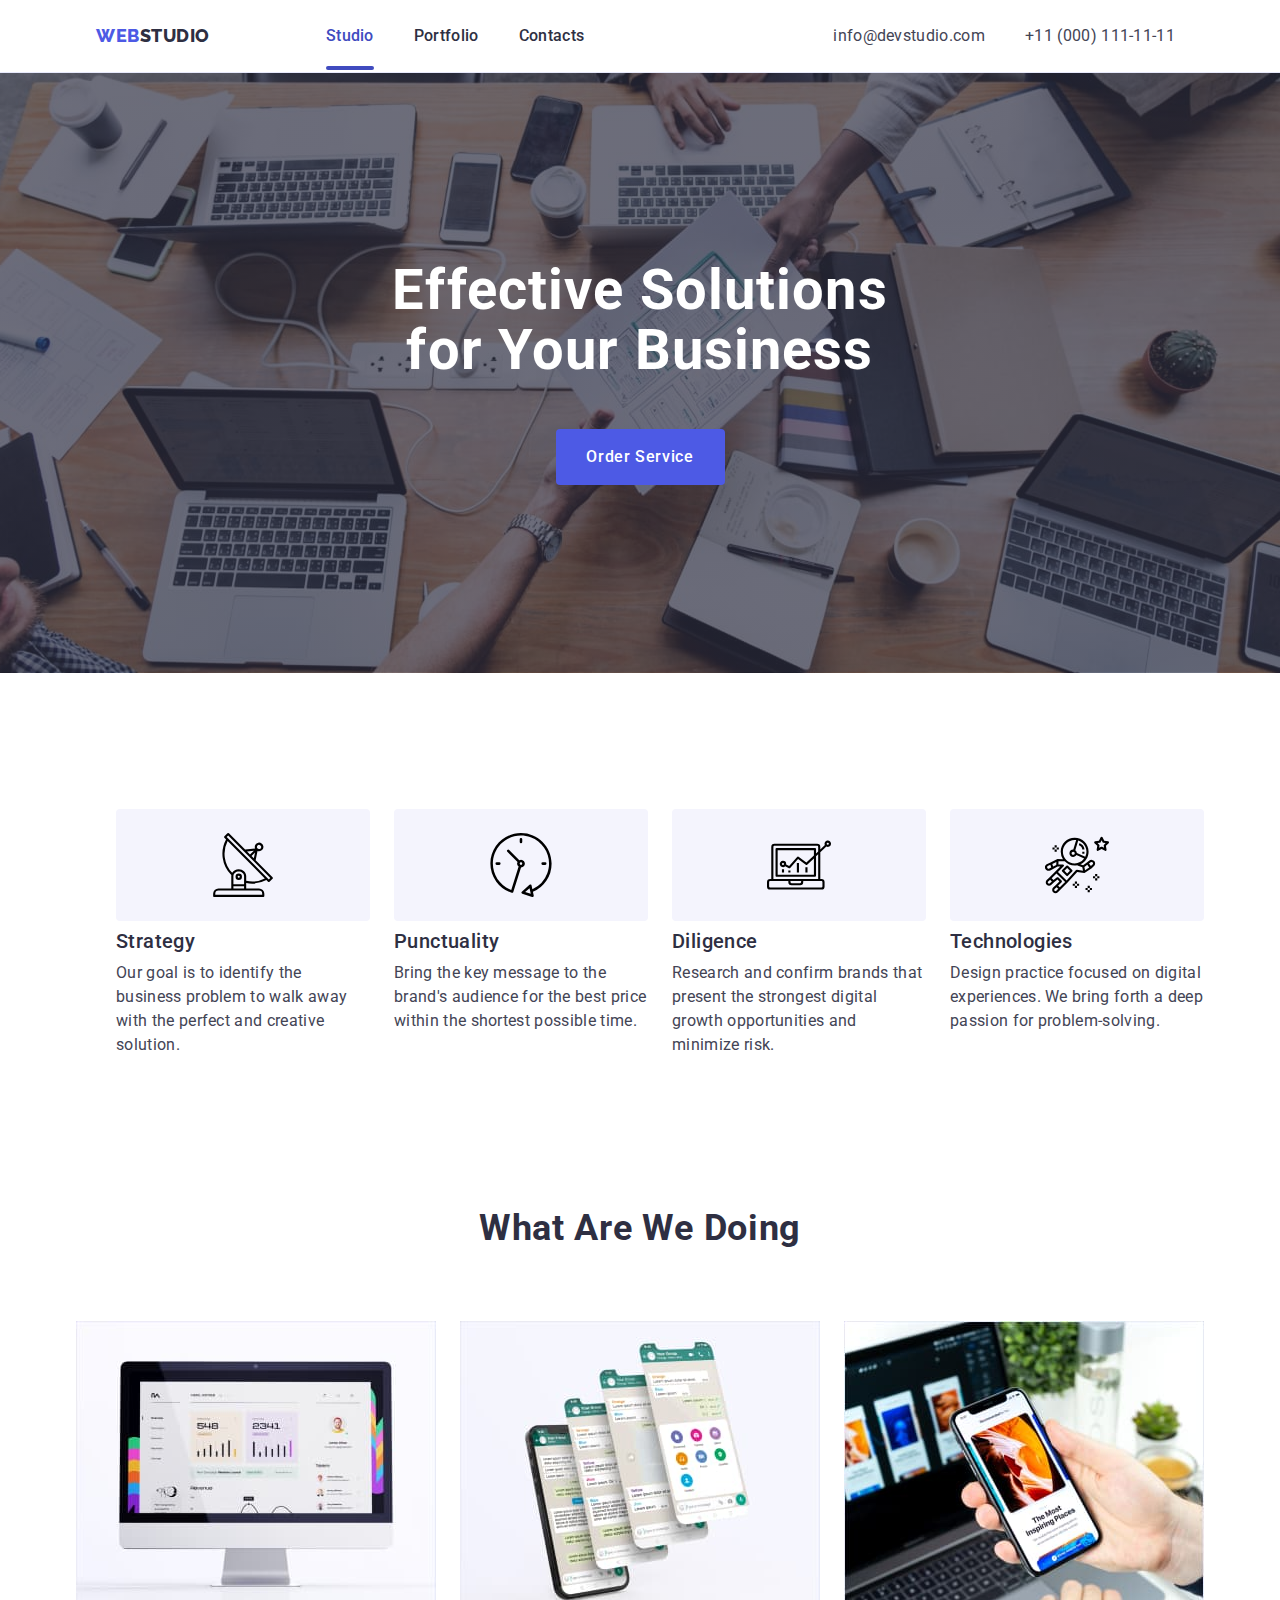
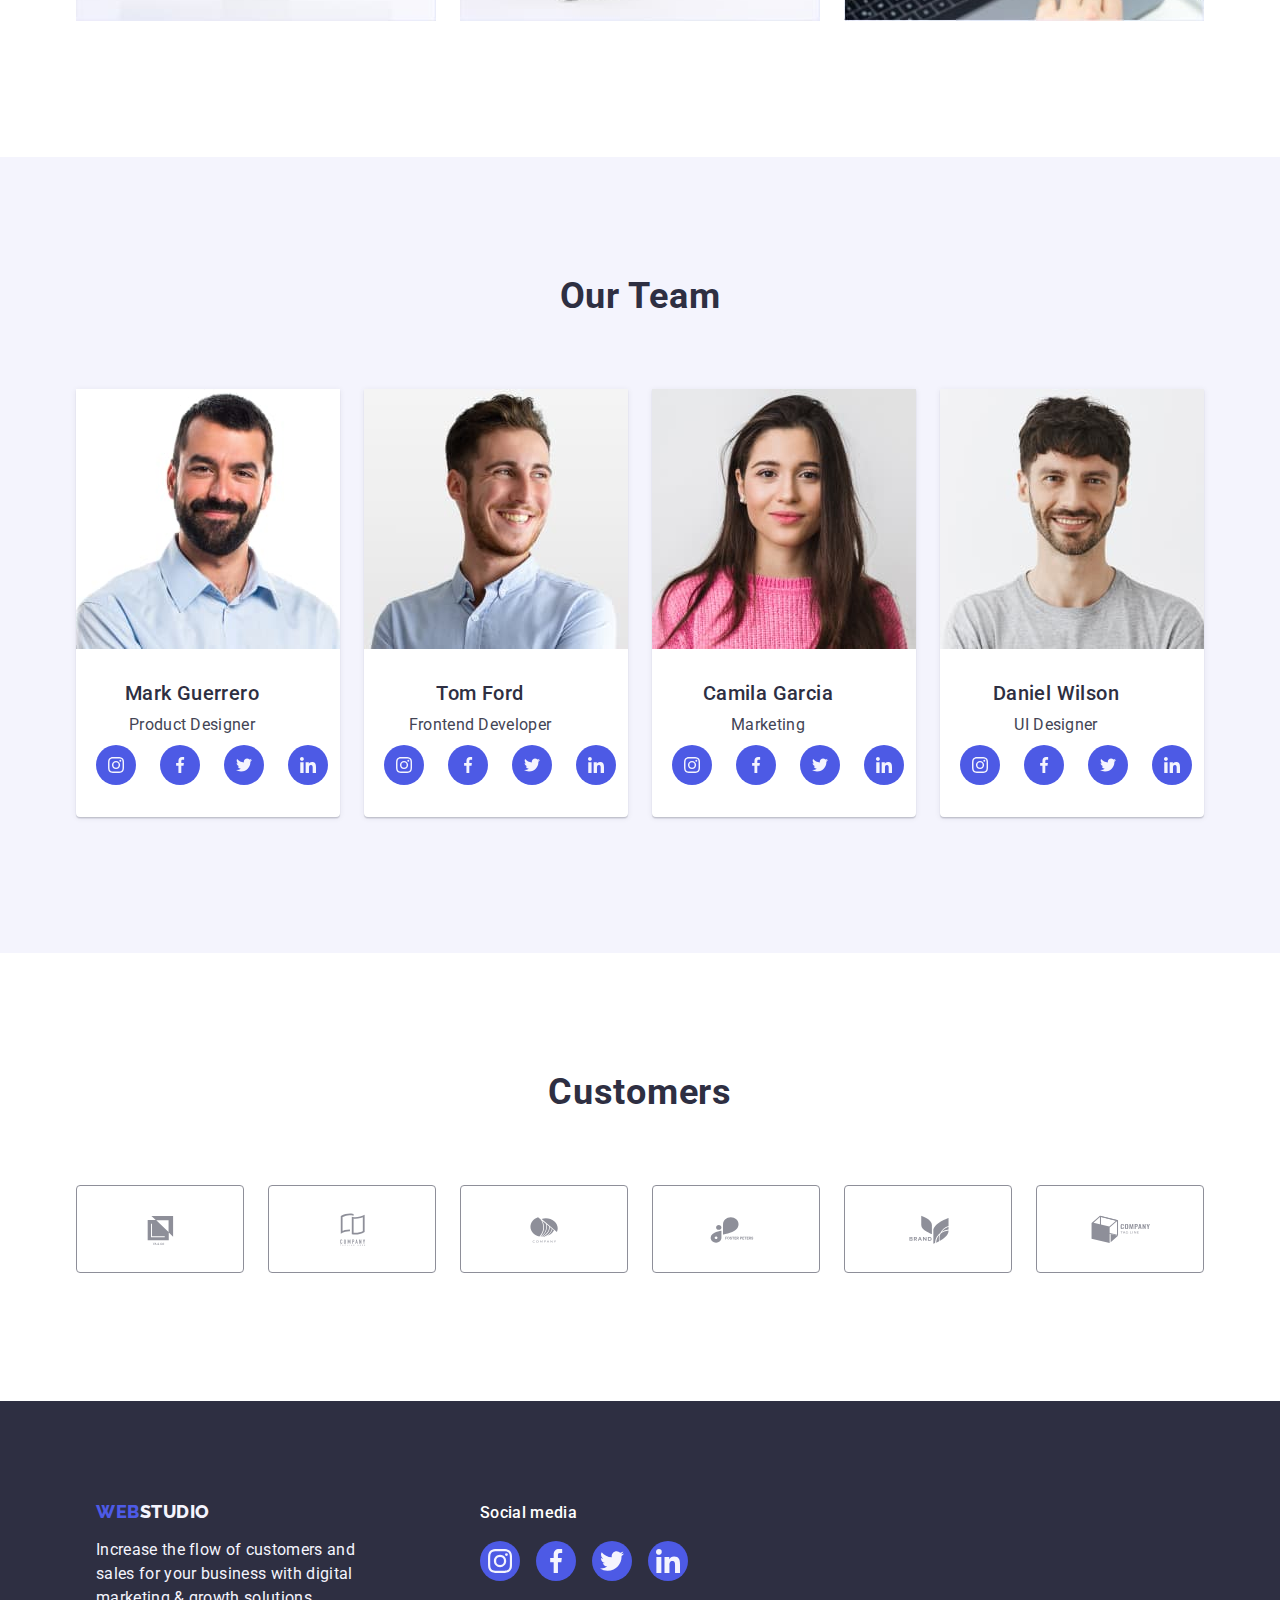
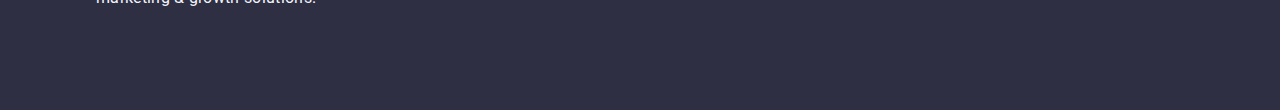
<file: index.html>
<!DOCTYPE html>
<html lang="en">
  <head>
    <link
      rel="stylesheet"
      href="https://cdn.jsdelivr.net/npm/modern-normalize@2.0.0/modern-normalize.min.css"
    />
    <link rel="stylesheet" href="./css/styles.css" />
    <link rel="preconnect" href="https://fonts.googleapis.com" />
    <link rel="preconnect" href="https://fonts.gstatic.com" crossorigin />
    <link
      href="https://fonts.googleapis.com/css2?family=Raleway:wght@800&family=Roboto:wght@400;500;700;900&display=swap"
      rel="stylesheet"
    />
    <title>Test</title>
  </head>

  <body class="body">
    <header class="header">
      <div class="header-container container">
        <nav class="nav">
          <a class="logo link" href="./index.html">Web<span class="dark-studio">Studio</span></a>
          <ul class="nav-list list">
            <li><a class="nav-link active link" href="./index.html">Studio</a></li>
            <li><a class="nav-link link" href="./portfolio.html">Portfolio</a></li>
            <li><a class="nav-link link" href="">Contacts</a></li>
          </ul>
        </nav>
        <address class="address">
          <ul class="ad-list list">
            <li
              ><a class="ad-link link" href="mailto:info@devstudio.com">info@devstudio.com</a><br />
            </li>
            <li><a class="ad-link link" href="tel:+110001111111">+11 (000) 111-11-11</a><br /> </li>
          </ul>
        </address>
      </div>
    </header>
    <main>
      <section class="section-general">
        <div class="general-container container">
          <h1 class="general">Effective Solutions for Your Business</h1>
          <button data-modal-open class="general-btn" type="button">Order Service</button>
        </div>
      </section>
      <section class="section-features">
        <div class="work-container container">
          <h2 class="visually-hidden">Our features</h2>
          <ul class="work-list list">
            <li class="features"
              ><div class="icon-features">
                <svg width="64" height="64">
                  <use href="./images/icons.svg#icon-antenna-1"></use></svg></div>
              <h3 class="ghost">Strategy</h3>
              <p class="parag">
                Our goal is to identify the business problem to walk away with the perfect and
                creative solution.
              </p>
            </li>
            <li class="features"
              ><div class="icon-features">
                <svg width="64" height="64">
                  <use href="./images/icons.svg#icon-clock-1"></use></svg></div>
              <h3 class="ghost">Punctuality</h3>
              <p class="parag">
                Bring the key message to the brand's audience for the best price within the shortest
                possible time.
              </p>
            </li>
            <li class="features"
              ><div class="icon-features">
                <svg width="64" height="64">
                  <use href="./images/icons.svg#icon-diagram-1"></use></svg></div>
              <h3 class="ghost">Diligence</h3>
              <p class="parag">
                Research and confirm brands that present the strongest digital growth opportunities
                and minimize risk.
              </p>
            </li>
            <li class="features"
              ><div class="icon-features">
                <svg width="64" height="64">
                  <use href="./images/icons.svg#icon-astronaut-1"></use></svg></div>
              <h3 class="ghost">Technologies</h3>
              <p class="parag">
                Design practice focused on digital experiences. We bring forth a deep passion for
                problem-solving.
              </p>
            </li>
          </ul>
        </div>
      </section>
      <section class="gadjet">
        <div class="gadjet-container container">
          <h2 class="section-work"> What are we doing </h2>
          <ul class="gadjet-list list">
            <li class="gadjet-img">
              <img class="work-img img" src="./images/img1.jpg" width="360" alt="white computer" />
            </li>
            <li class="gadjet-img">
              <img
                class="work-img img"
                src="./images/img2.jpg"
                width="360"
                alt="Phone developing"
              />
            </li>
            <li class="gadjet-img">
              <img class="work-img img" src="./images/img3.jpg" width="360" alt="Phone app" />
            </li>
          </ul>
        </div>
      </section>
      <section class="section-team">
        <div class="team-container container">
          <h2 class="team">Our Team</h2>
          <ul class="team-list list">
            <li class="team-img">
              <img src="./images/img01.jpg" width="264" alt="Mark Guerrero" />
              <div class="name">
                <h3 class="ghost">Mark Guerrero</h3>
                <p class="parag">Product Designer</p>
                <ul class="social-list list">
                  <li class="social"
                    ><a class="social-link link" href="https://www.instagram.com/"
                      ><svg class="svgg" width="16" height="16">
                        <use href="./images/icons.svg#icon-instagram"></use></svg></a
                  ></li>
                  <li class="social"
                    ><a class="social-link link" href="https://www.facebook.com/"
                      ><svg class="svgg" width="16" height="16">
                        <use href="./images/icons.svg#icon-facebook"></use></svg></a
                  ></li>
                  <li class="social"
                    ><a class="social-link link" href="https://www.twitter.com/"
                      ><svg class="svgg" width="16" height="16">
                        <use href="./images/icons.svg#icon-twitter"></use></svg></a
                  ></li>
                  <li class="social"
                    ><a class="social-link link" href="https://www.linkedin.com/"
                      ><svg class="svgg" width="16" height="16">
                        <use href="./images/icons.svg#icon-linkedin"></use></svg></a
                  ></li>
                </ul>
              </div>
            </li>

            <li class="team-img">
              <img src="./images/img02.jpg" width="264" alt="Tom Ford" />
              <div class="name">
                <h3 class="ghost">Tom Ford</h3>
                <p class="parag">Frontend Developer</p>
                <ul class="social-list list">
                  <li class="social"
                    ><a class="social-link link" href="https://www.instagram.com/"
                      ><svg class="svgg" width="16" height="16">
                        <use href="./images/icons.svg#icon-instagram"></use></svg></a
                  ></li>
                  <li class="social"
                    ><a class="social-link link" href="https://www.facebook.com/"
                      ><svg class="svgg" width="16" height="16">
                        <use href="./images/icons.svg#icon-facebook"></use></svg></a
                  ></li>
                  <li class="social"
                    ><a class="social-link link" href="https://www.twitter.com/"
                      ><svg class="svgg" width="16" height="16">
                        <use href="./images/icons.svg#icon-twitter"></use></svg></a
                  ></li>
                  <li class="social"
                    ><a class="social-link link" href="https://www.linkedin.com/"
                      ><svg class="svgg" width="16" height="16">
                        <use href="./images/icons.svg#icon-linkedin"></use></svg></a
                  ></li>
                </ul>
              </div>
            </li>

            <li class="team-img">
              <img src="./images/img03.jpg" width="264" alt="Camila Garcia" />
              <div class="name">
                <h3 class="ghost">Camila Garcia</h3>
                <p class="parag">Marketing</p>
                <ul class="social-list list">
                  <li class="social"
                    ><a class="social-link link" href="https://www.instagram.com/"
                      ><svg class="svgg" width="16" height="16">
                        <use href="./images/icons.svg#icon-instagram"></use></svg></a
                  ></li>
                  <li class="social"
                    ><a class="social-link link" href="https://www.facebook.com/"
                      ><svg class="svgg" width="16" height="16">
                        <use href="./images/icons.svg#icon-facebook"></use></svg></a
                  ></li>
                  <li class="social"
                    ><a class="social-link link" href="https://www.twitter.com/"
                      ><svg class="svgg" width="16" height="16">
                        <use href="./images/icons.svg#icon-twitter"></use></svg></a
                  ></li>
                  <li class="social"
                    ><a class="social-link link" href="https://www.linkedin.com/"
                      ><svg class="svgg" width="16" height="16">
                        <use href="./images/icons.svg#icon-linkedin"></use></svg></a
                  ></li>
                </ul>
              </div>
            </li>

            <li class="team-img">
              <img src="./images/img04.jpg" width="264" alt="Daniel Wilson" />
              <div class="name">
                <h3 class="ghost">Daniel Wilson</h3>
                <p class="parag">UI Designer</p>
                <ul class="social-list list">
                  <li class="social"
                    ><a class="social-link link" href="https://www.instagram.com/"
                      ><svg class="svgg" width="16" height="16">
                        <use href="./images/icons.svg#icon-instagram"></use></svg></a
                  ></li>
                  <li class="social"
                    ><a class="social-link link" href="https://www.facebook.com/"
                      ><svg class="svgg" width="16" height="16">
                        <use href="./images/icons.svg#icon-facebook"></use></svg></a
                  ></li>
                  <li class="social"
                    ><a class="social-link link" href="https://www.twitter.com/"
                      ><svg class="svgg" width="16" height="16">
                        <use href="./images/icons.svg#icon-twitter"></use></svg></a
                  ></li>
                  <li class="social"
                    ><a class="social-link link" href="https://www.linkedin.com/"
                      ><svg class="svg-footer" width="16" height="16">
                        <use href="./images/icons.svg#icon-linkedin"></use></svg></a
                  ></li>
                </ul>
              </div>
            </li>
          </ul>
        </div>
      </section>
      <section class="customers">
        <div class="customers-container container">
          <h2 class="team">Customers</h2>
          <ul class="customers-list list">
            <li class="custom"
              ><a class="customers-link" href="/" aria-label="logo">
                <svg class="client" width="104" height="56">
                  <use href="./images/icons.svg#icon-Client-1"></use>
                </svg> </a
            ></li>
            <li class="custom"
              ><a class="customers-link" href="/" aria-label="logo">
                <svg class="client" width="104" height="56">
                  <use href="./images/icons.svg#icon-Client-2"></use>
                </svg> </a
            ></li>
            <li class="custom"
              ><a class="customers-link" href="/" aria-label="logo">
                <svg class="client" width="104" height="56">
                  <use href="./images/icons.svg#icon-Client-3"></use>
                </svg> </a
            ></li>
            <li class="custom"
              ><a class="customers-link" href="/" aria-label="logo">
                <svg class="client" width="104" height="56">
                  <use href="./images/icons.svg#icon-Client-4"></use>
                </svg> </a
            ></li>
            <li class="custom"
              ><a class="customers-link" href="/" aria-label="logo">
                <svg class="client" width="104" height="56">
                  <use href="./images/icons.svg#icon-Client-5"></use>
                </svg> </a
            ></li>
            <li class="custom"
              ><a class="customers-link" href="/" aria-label="logo">
                <svg class="client" width="104" height="56">
                  <use href="./images/icons.svg#icon-Client-6"></use>
                </svg> </a
            ></li>
          </ul>
        </div>
      </section>
    </main>
    <footer class="footer">
      <div class="container-footer container">
        <div class="logo-parag">
          <a class="foot logo link" href="./index.html"
            >Web<span class="light-studio">Studio</span></a
          >
          <p class="p-foot">
            Increase the flow of customers and sales for your business with digital marketing &
            growth solutions.
          </p>
        </div>
        <div class="media-link">
          <p class="social-media">Social media</p>
          <ul class="media-list">
            <li class="social-footer"
              ><a class="social-footer-link link" href="https://www.instagram.com/"
                ><svg class="svg-footer" width="24" height="24">
                  <use href="./images/icons.svg#icon-instagram"></use></svg></a
            ></li>
            <li class="social-footer"
              ><a class="social-footer-link link" href="https://www.facebook.com/"
                ><svg class="svg-footer" width="24" height="24">
                  <use href="./images/icons.svg#icon-facebook"></use></svg></a
            ></li>
            <li class="social-footer"
              ><a class="social-footer-link link" href="https://www.twitter.com/"
                ><svg class="svg-footer" width="24" height="24">
                  <use href="./images/icons.svg#icon-twitter"></use></svg></a
            ></li>
            <li class="social-footer"
              ><a class="social-footer-link link" href="https://www.linkedin.com/"
                ><svg class="svg-footer" width="24" height="24">
                  <use href="./images/icons.svg#icon-linkedin"></use></svg></a
            ></li>
          </ul>
        </div>
      </div>
    </footer>
    <div class="backdrop is-hidden" data-modal><div class="modal"><button class="modal-btn" type="button" data-modal-close><svg class="modal-icon" width="8" height="8"><use href="./images/icons.svg#icon-close-x"></use></svg></button></div>
  </div>
      <script src="./images/js/modal.js"></script>
  </body>
</html>
</file>
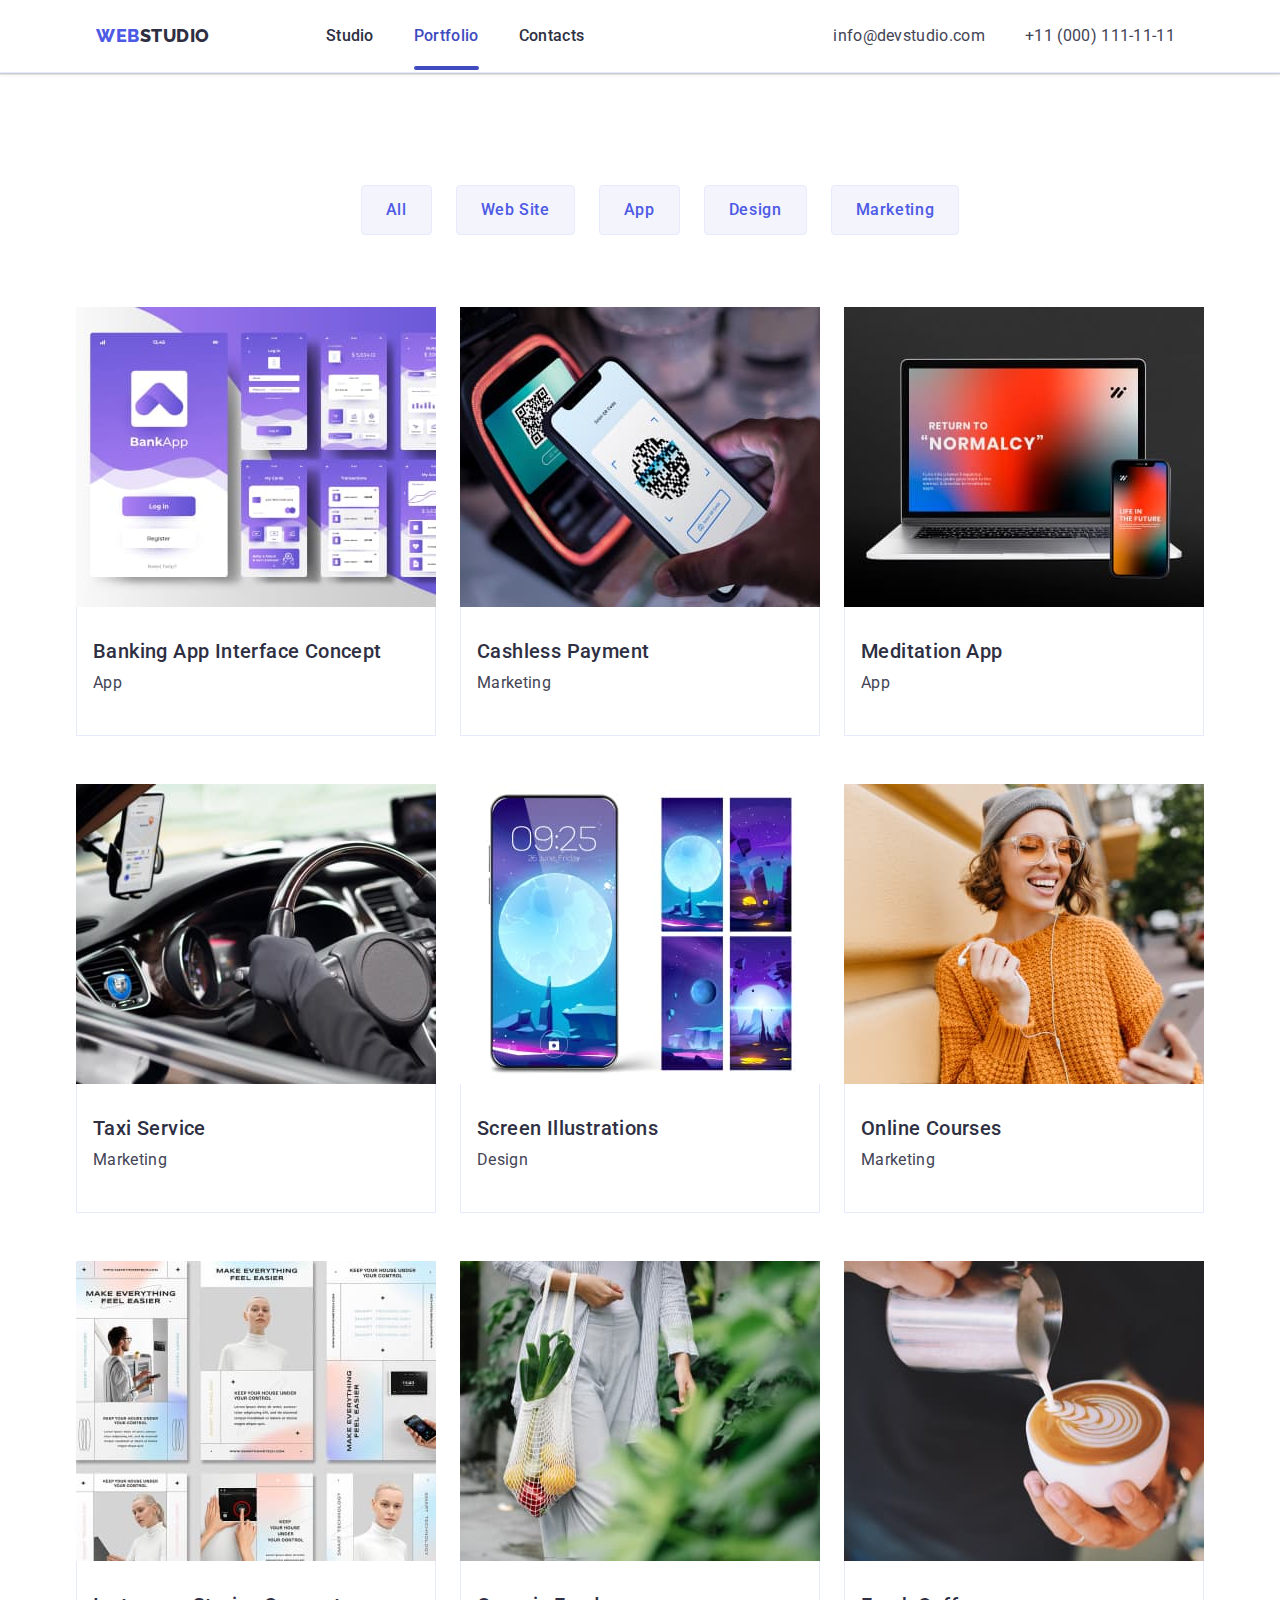
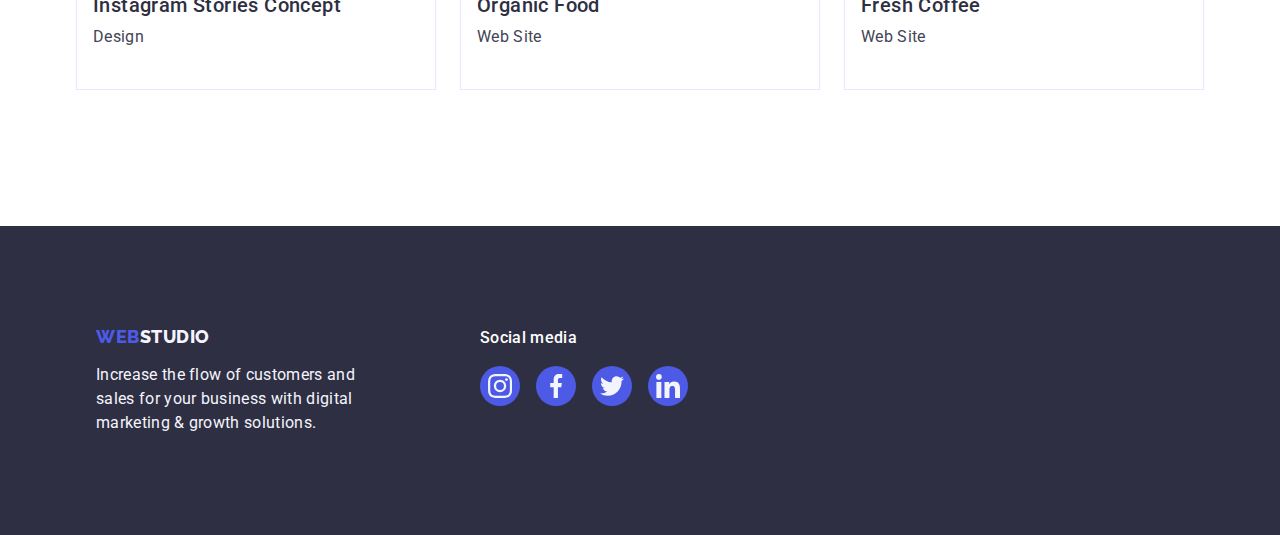
<file: portfolio.html>
<!DOCTYPE html>
<html lang="en">

<head>
  <link rel="stylesheet" href="https://cdn.jsdelivr.net/npm/modern-normalize@2.0.0/modern-normalize.min.css" />
  <link rel="stylesheet" href="./css/styles.css" />
  <link rel="preconnect" href="https://fonts.googleapis.com" />
  <link rel="preconnect" href="https://fonts.gstatic.com" crossorigin />
  <link href="https://fonts.googleapis.com/css2?family=Raleway:wght@800&family=Roboto:wght@400;500;700;900&display=swap"
    rel="stylesheet" />
  <title>Test</title>
</head>

<body class="body">
  <header class="header">
    <div class="header-container container">
      <nav class="nav">
        <a class="logo link" href="./index.html">Web<span class="dark-studio">Studio</span></a>
        <ul class="nav-list list">
          <li><a class="nav-link link" href="./index.html">Studio</a></li>
          <li><a class="nav-link active link" href="./portfolio.html">Portfolio</a></li>
          <li><a class="nav-link link" href="">Contacts</a></li>
        </ul>
      </nav>
      <address class="address">
        <ul class="ad-list list">
          <li><a class="ad-link link" href="mailto:info@devstudio.com">info@devstudio.com</a><br />
          </li>
          <li><a class="ad-link link" href="tel:+110001111111">+11 (000) 111-11-11</a><br /> </li>
        </ul>
      </address>
    </div>
  </header>
    <main class="main">
      <section class="section-portfolio">
        <div class="portfolio-container container">
          <h1 class="visually-hidden">Our works</h1>
          <ul class="list-button list">
            <li><button class="btn-port" type="button">All</button></li>
            <li><button class="btn-port" type="button">Web Site</button></li>
            <li><button class="btn-port" type="button">App</button></li>
            <li><button class="btn-port" type="button">Design</button></li>
            <li><button class="btn-port" type="button">Marketing</button></li>
          </ul>
          <ul class="portfolio-list list">
            <li class="app">
              <a class="link-img link" href="#/"><div class="img-port">
                <img src="./images/img11.jpg" width="360" alt="Banking" /><p class="parag-overflow">14 Stylish and User-Friendly App Design Concepts · Task Manager App · Calorie Tracker App ·
                  Exotic Fruit Ecommerce App ·
                  Cloud Storage App</p></div>
                <div class="portfolio-img container">
                  <h2 class="ghost">Banking App Interface Concept</h2>
                  <p class="parag">App</p>
                </div></a
              > </li
            ><li class="app">
              <a class="link-img link" href="#/"><div class="img-port">
                <img src="./images/img12.jpg" width="360" alt="Payment" /><p class="parag-overflow">14 Stylish and User-Friendly App Design Concepts · Task Manager App · Calorie Tracker App ·
                  Exotic Fruit Ecommerce App ·
                  Cloud Storage App</p></div>
                <div class="portfolio-img container">
                  <h2 class="ghost">Cashless Payment</h2>
                  <p class="parag">Marketing</p>
                </div></a
              ></li
            >
            <li class="app">
              <a class="link-img link" href="#/"><div class="img-port">
                <img src="./images/img13.jpg" width="360" alt="Meditation App" /><p class="parag-overflow">14 Stylish and User-Friendly App Design Concepts · Task Manager App · Calorie Tracker App ·
                  Exotic Fruit Ecommerce App ·
                  Cloud Storage App</p></div>
                <div class="portfolio-img container">
                  <h2 class="ghost">Meditation App</h2>
                  <p class="parag">App</p>
                </div></a
              ></li
            >
            <li class="app">
              <a class="link-img link" href="#/"><div class="img-port">
                <img src="./images/img14.jpg" width="360" alt="Taxi" /><p class="parag-overflow">14 Stylish and User-Friendly App Design Concepts · Task Manager App · Calorie Tracker App ·
                  Exotic Fruit Ecommerce App ·
                  Cloud Storage App</p></div>
                <div class="portfolio-img container">
                  <h2 class="ghost">Taxi Service</h2>
                  <p class="parag">Marketing</p>
                </div></a
              ></li
            >
            <li class="app">
              <a class="link-img link" href="#/"><div class="img-port">
                <img src="./images/img15.jpg" width="360" alt="Design screen" /><p class="parag-overflow">14 Stylish and User-Friendly App Design Concepts · Task Manager App · Calorie Tracker App ·
                  Exotic Fruit Ecommerce App ·
                  Cloud Storage App</p></div>
                <div class="portfolio-img container">
                  <h2 class="ghost">Screen Illustrations</h2>
                  <p class="parag">Design</p>
                </div></a
              ></li
            >
            <li class="app">
              <a class="link-img link" href="#/"><div class="img-port">
                <img src="./images/img16.jpg" width="360" alt="Girl" /><p class="parag-overflow">14 Stylish and User-Friendly App Design Concepts · Task Manager App · Calorie Tracker App ·
                  Exotic Fruit Ecommerce App ·
                  Cloud Storage App</p></div>
                <div class="portfolio-img container">
                  <h2 class="ghost">Online Courses</h2>
                  <p class="parag">Marketing</p>
                </div></a
              ></li
            >
            <li class="app">
              <a class="link-img link" href="#/"><div class="img-port">
                <img src="./images/img17.jpg" width="360" alt="Instagram Design" /><p class="parag-overflow">14 Stylish and User-Friendly App Design Concepts · Task Manager App · Calorie Tracker App ·
                  Exotic Fruit Ecommerce App ·
                  Cloud Storage App</p></div>
                <div class="portfolio-img container">
                  <h2 class="ghost">Instagram Stories Concept</h2>
                  <p class="parag">Design</p>
                </div></a
              ></li
            >
            <li class="app">
              <a class="link-img link" href="#/"><div class="img-port">
                <img src="./images/img18.jpg" width="360" alt="Organic Food" /><p class="parag-overflow">14 Stylish and User-Friendly App Design Concepts · Task Manager App · Calorie Tracker App ·
                  Exotic Fruit Ecommerce App ·
                  Cloud Storage App</p></div>
                <div class="portfolio-img container">
                  <h2 class="ghost">Organic Food</h2>
                  <p class="parag">Web Site</p>
                </div></a
              ></li
            >
            <li class="app">
              <a class="link-img link" href="#/"><div class="img-port">
                <img src="./images/img19.jpg" width="360" alt="Coffee" /><p class="parag-overflow">14 Stylish and User-Friendly App Design Concepts · Task Manager App · Calorie Tracker App ·
                  Exotic Fruit Ecommerce App ·
                  Cloud Storage App</p></div>
                <div class="portfolio-img container">
                  <h2 class="ghost">Fresh Coffee</h2>
                  <p class="parag">Web Site</p>
                </div></a
              ></li
            >
          </ul>
        </div></section
      >
    </main>
    <footer class="footer">
      <div class="container-footer container">
        <div class="logo-parag">
          <a class="foot logo link" href="./index.html">Web<span class="light-studio">Studio</span></a>
          <p class="p-foot">
            Increase the flow of customers and sales for your business with digital marketing &
            growth solutions.
          </p>
        </div>
        <div class="media-link">
          <p class="social-media">Social media</p>
          <ul class="media-list">
            <li class="social-footer"><a class="social-footer-link link" href="https://www.instagram.com/"><svg
                  class="svg-footer" width="24" height="24">
                  <use href="./images/icons.svg#icon-instagram"></use>
                </svg></a></li>
            <li class="social-footer"><a class="social-footer-link link" href="https://www.facebook.com/"><svg
                  class="svg-footer" width="24" height="24">
                  <use href="./images/icons.svg#icon-facebook"></use>
                </svg></a></li>
            <li class="social-footer"><a class="social-footer-link link" href="https://www.twitter.com/"><svg
                  class="svg-footer" width="24" height="24">
                  <use href="./images/icons.svg#icon-twitter"></use>
                </svg></a></li>
            <li class="social-footer"><a class="social-footer-link link" href="https://www.linkedin.com/"><svg
                  class="svg-footer" width="24" height="24">
                  <use href="./images/icons.svg#icon-linkedin"></use>
                </svg></a></li>
          </ul>
        </div>
      </div>
    </footer>
    </body>
    
    </html>
</file>
<file: css/styles.css>
:root {
  box-sizing: border-box;
  --bg-white: #ffffff;
  --bg-black: #2e2f42;
  --bg-team: #f4f4fd;
  --cl-text: #434455;
  --cl-link: #404bbf;
  --cl--btn: #4d5ae5;
  --cl-list: #080808;
  --cl--head: #0a0a0a;
  --border--cl: #e7e9fc;
  --cl--new: #8e8f99;
}
.header {
  background-color: var(--bg-white);
  color: var(--color-tx);
  display: flex;
  border-bottom: 1px solid var(--border--cl);
  box-shadow: 0px 2px 1px rgba(46, 47, 66, 0.08), 0px 1px 1px rgba(46, 47, 66, 0.16),
    0px 1px 6px rgba(46, 47, 66, 0.08);
}
.header-container {
  display: flex;
  max-height: 72px;
  width: 1158px;
  align-items: center;
}
.logo {
  margin-right: 76px;
  font-family: 'Raleway', sans-serif;
  font-weight: 800;
  font-size: 18px;
  line-height: 1.17;
  letter-spacing: 0.03em;
  text-transform: uppercase;
  color: var(--cl--btn);
  margin-left: 20px;
}
.nav-list {
  display: flex;
  gap: 40px;
}
.address {
  font-family: 'Roboto';
  font-style: normal;
  font-weight: 400;
  font-size: 16px;
  text-decoration: none;
  color: var(--cl--head);
}
.ad-list {
  display: flex;
  gap: 40px;
  padding: 24px;
  margin-left: 225px;
}
.nav-link {
  text-decoration: none;
  color: var(--bg-black);
  padding: 24px 0;
  position: relative;
  transition: color 250ms cubic-bezier(0.4, 0, 0.2, 1);
}
.active{
  color: var(--cl-link);
}
.ad-link {
  text-decoration: none;
  color: var(--cl-text);
  transition: color 250ms cubic-bezier(0.4, 0, 0.2, 1);
}
.nav-link:hover,
.nav-link:focus {
  color: var(--cl-link);
}
.nav-link.active::after {
  content: '';
  position: absolute;
  left: 0;
  bottom: -1px;
  height: 4px;
  color: var(--cl-link);
  background-color: var(--cl-link);
  border-radius: 2px;
  display: block;
  width: 100%;

}
.ad-link:hover,
.ad-link:focus {
  color: var(--cl-link);
}
.dark-studio {
  color: var(--bg-black);
}
.light-studio {
  color: var(--bg-team);
  text-decoration: none;
}
.foot {
  display: inline-block;
  margin-bottom: 16px;
}

.section-general {
  background-image: linear-gradient(rgba(46, 47, 66, 0.7), rgba(46, 47, 66, 0.7)),
    url(../images/dark-bg.jpg);
  margin: 0 auto;
  padding: 188px 0;
  max-width: 1440px;
  background-repeat: no-repeat;
  background-position: center;
  background-size: cover;
}
.general {
  font-family: 'Roboto';
  font-style: 'Bold';
  font-size: 56px;
  line-height: 1.07;
  letter-spacing: 0.02em;
  color: var(--bg-white);
  max-width: 496px;
  height: 472;
  margin: 0 auto;
  text-align: center;
  margin-bottom: 48px;
  transition: 250ms cubic-bezier(0.4, 0, 0.2, 1);
}

.general-btn {
  font-family: 'Roboto', sans-serif;
  font-weight: 500;
  font-size: 16px;
  line-height: 24px;
  letter-spacing: 0.04em;
  cursor: pointer;
  color: var(--bg-white);
  background-color: var(--cl--btn);
  display: block;
  min-width: 169px;
  height: 56px;
  border: none;
  border-radius: 4px;
  margin: 0 auto;
  text-align: center;
  transition: background-color 250ms cubic-bezier(0.4, 0, 0.2, 1);
}
.general-btn:hover,
.general-btn:focus{
  background-color: var(--cl-link);
  color: var(--bg-white);
  border: 1px solid transparent;
}
.btn-port:hover,
.btn-port:focus {
  background-color: var(--cl-link);
  color: var(--bg-white);
  border: 1px solid transparent;
  box-shadow: 0px 3px 1px rgba(0, 0, 0, 0.1),
    0px 2px 1px rgba(0, 0, 0, 0.08),
    0px 2px 2px rgba(0, 0, 0, 0.12);;
}
.section-features {
  padding: 120px 0;
  margin-bottom: 8px;
}
.features {
  width: calc((100% - 72px) / 4);
}
.gadjet {
  padding-bottom: 120px;
}
.btn-port {
  cursor: pointer;
  font-family: 'Roboto', sans-serif;
  font-weight: 500;
  font-size: 16px;
  line-height: 1.5;
  letter-spacing: 0.04em;
  color: var(--cl--btn);
  background-color: var(--bg-team);
  padding: 12px 24px;
  border: 1px solid var(--border--cl);
  border-radius: 4px;
  transition: color 250ms cubic-bezier(0.4, 0, 0.2, 1),
    background-color 250ms cubic-bezier(0.4, 0, 0.2, 1),
    border-color 250ms cubic-bezier(0.4, 0, 0.2, 1),
    box-shadow 250ms cubic-bezier(0.4, 0, 0.2, 1);
}
.portfolio-list {
  display: flex;
  flex-wrap: wrap;
  column-gap: 24px;
  row-gap: 48px;
  padding: 0;
}
.work-list {
  display: flex;
  gap: 24px;
}
.section-portfolio {
  color: var(--bg-black);
  padding-top: 96px;
  padding-bottom: 120px;
}
.list-button {
  display: flex;
  gap: 24px;
  justify-content: center;
  margin-bottom: 72px;
}
.footer {
  background-color: var(--bg-black);
  font-family: 'Roboto', sans-serif;
  font-size: 16px;
  color: var(--bg-team);
  letter-spacing: 0.03em;
  padding: 100px 0;
}
.p-foot {
  line-height: 1.5;
  letter-spacing: 0.02em;
  color: var(--bg-team);
  max-width: 264px;
  margin-left: 20px;
}
.nav {
  color: rgba(0, 0, 0, 0.25);
  font-weight: 500;
  letter-spacing: 0.02em;
  display: flex;
  align-items: center;
}

.header-list {
  list-style-type: none;
  color: var(--cl--head);
}
.link {
  text-decoration: none;
}
.address {
  font-size: 16px;
  color: var(--cl-text);
  line-height: 1.5;
  letter-spacing: 0.02em;
}
.ad-list {
  list-style-type: none;
  color: var(--cl-text);
}
.list {
  list-style-type: none;
  color: var(--cl-list);
}
.body {
  font-family: 'Roboto', sans-serif;
  color: var(--cl-text);
  background-color: var(--bg-white);
  font-weight: 'Regular';
  font-size: 16px;
  line-height: 24px;
  letter-spacing: 2%;
}
.ghost {
  font-weight: 500;
  font-size: 20px;
  line-height: 1.2;
  letter-spacing: 0.02em;
  color: var(--bg-black);
  margin-bottom: 8px;
}
.parag {
  font-size: 16px;
  line-height: 1.5;
  letter-spacing: 0.02em;
  color: var(--cl-text);
  margin-bottom: 8px;
}
.section-work {
  font-size: 36px;
  line-height: 1.11;
  text-align: center;
  letter-spacing: 0.02em;
  text-transform: capitalize;
  color: var(--bg-black);
  margin-bottom: 72px;
}
.gadjet-img {
  width: calc((100% - 48px) / 3);
}
.gadjet-list {
  display: flex;
  gap: 24px;
  padding: 0;
}
.section-team {
  background-color: var(--bg-team);
  padding: 120px 0;
}
.team {
  font-size: 36px;
  line-height: 1.11;
  letter-spacing: 0.02em;
  text-transform: capitalize;
  color: var(--bg-black);
  margin-bottom: 72px;
  text-align: center;
}
.team-list {
  display: flex;
  gap: 24px;
  padding: 0;
}
.name {
  display: flex;
  padding: 32px 0;
  width: 232px;
  flex-direction: column;
  justify-content: center;
  align-items: center;
}
.link-img {
  text-decoration: none;
  display: block;
  transition: box-shadow 250ms cubic-bezier(0.4, 0, 0.2, 1);
}
.img-port{
  position: relative;
  overflow: hidden;
}
.parag-overflow{
  position: absolute;
  top: 0;
  font-size: 16px;
  line-height: 1.5;
  letter-spacing: 0.02em;
  color: var(--bg-team);
  padding: 40px 32px;
  background-color: var(--cl--btn);
  height: 100%;
  width: 100%;
  transform: translateY(100%);
  transition: transform 250ms cubic-bezier(0.4, 0, 0.2, 1);
}
.link-img:hover,
.link-img:focus{
 box-shadow: 0px 1px 6px rgba(46, 47, 66, 0.08),
  0px 1px 1px rgba(46, 47, 66, 0.16),
  0px 2px 1px rgba(46, 47, 66, 0.08);
}
.link-img:hover .parag-overflow,
.link-img:focus .parag-overflow{
  transform: translateY(0%);
}
.team-img {
  width: calc((100% - 72px) / 4);
  background-color: var(--bg-white);
  display: block;
  border-radius: 0px 0px 4px 4px;
  box-shadow: 0px 1px 6px rgba(46, 47, 66, 0.08), 0px 1px 1px rgba(46, 47, 66, 0.16),
    0px 2px 1px rgba(46, 47, 66, 0.08);
}
h1,
h2,
h3,
p {
  padding: 0;
  margin: 0;
}
.visually-hidden {
  position: absolute;
  width: 1px;
  height: 1px;
  margin: -1px;
  border: 0;
  padding: 0;

  white-space: nowrap;
  clip-path: inset(100%);
  clip: rect(0 0 0 0);
  overflow: hidden;
}
.container {
  max-width: 1158px;
  padding: 0 15px;
  margin: 0 auto;
}

.portfolio-img {
  padding: 32px 16px;
  border: 1px solid var(--border--cl);
  border-top: none;
}
img {
  display: block;
}
.app {
  width: calc((100% - 48px) / 3);
  display: list-item;
}
.icon-features {
  display: flex;
  align-items: center;
  justify-content: center;
  height: 112px;
  background-color: #f4f4fd;
  border-radius: 4px;
  margin-bottom: 8px;
}
.customers {
  padding: 120px 0;
}
.customers-list {
  display: flex;
  align-items: flex-start;
  gap: 24px;
  padding: 0;
  margin: 0;
}
.customers-link {
  width: 100%;
  height: 100%;
  border: 1px solid #8e8f99;
  border-radius: 4px;
  display: flex;
  align-items: center;
  justify-content: center;
  color: var(--cl--new);
  transition: border-color 250ms cubic-bezier(0.4, 0, 0.2, 1),
    color 250ms cubic-bezier(0.4, 0, 0.2, 1);
}
.customers-link:hover,
.customers-link:focus {
  border-color: var(--cl-link);
  color: var(--cl-link);
}
.client {
  fill: currentColor;
}
.custom {
  width: calc((100% - 120px) / 6);
  height: 88px;
  justify-content: center;
  align-items: center;
  display: flex;
  border-radius: 4px;
  border: 1px solid var(--lightslate, --cl--new);
  margin-bottom: 8px;
}
.social-list {
  display: flex;
  justify-content: center;
  gap: 24px;
}
.social-link {
  background-color: var(--cl--btn);
  border-radius: 50%;
  display: flex;
  align-items: center;
  justify-content: center;
  transition: background-color 250ms cubic-bezier(0.4, 0, 0.2, 1);;
  width: 40px;
  height: 40px;
}
.social-link:hover,
.social-link:focus {
  background-color: var(--cl-link);
}
.svgg {
  fill: #f4f4fd;
}
.svg-footer{
  fill :#f4f4fd;
}
.container-footer {
  display: flex;
  align-items: baseline;
}
.logo-parag {
  margin-right: 120px;
}
.social-media {
  font-weight: 500;
  font-size: 16px;
  line-height: 1.5;
  letter-spacing: 0.02em;
  color: var(--bg-white);
  margin-bottom: 16px;
}
.media-list {
  display: flex;
  margin: 0;
  padding: 0;
  gap: 16px;
  list-style-type: none;
}
.social-footer {
  width: 40px;
  height: 40px;
}
.social-footer-link {
  width: 100%;
  height: 100%;
  background-color: var(--cl--btn);
  border-radius: 50%;
  display: flex;
  align-items: center;
  justify-content: center;
  transition: background-color 250ms cubic-bezier(0.4, 0, 0.2, 1);
}
.social-footer-link:hover,
.social-footer-link:focus {
  background-color: #31d0aa;
}
.backdrop{
width: 100%;
height: 100%;
position: fixed;
top: 0;
left: 0;
background-color: rgba(46, 47, 66, 0.4);
transition: opacity 250ms cubic-bezier(0.4, 0, 0.2, 1), visibility 250ms cubic-bezier(0.4, 0, 0.2, 1);
}
.modal{
position: absolute;
top: 50%;
left: 50%;
transform: translate(-50%, -50%) scale(1);
width: 408px;
min-height: 584px;
background-color: #fcfcfc;
box-shadow: 0px 1px 1px rgba(0, 0, 0, 0.14),
  0px 1px 3px rgba(0, 0, 0, 0.12),
  0px 2px 1px rgba(0, 0, 0, 0.2);
border-radius: 4px;
transition: transform 250ms cubic-bezier(0.4, 0, 0.2, 1);
}
.modal-btn{
position: absolute;
top: 24px;
right: 24px;
width: 24px;
height: 24px;
border-radius: 50%;
display: flex;
align-items: center;
justify-content: center;
background-color: #e7e9fc;
border: 1px solid rgba(0, 0, 0, 0.1);
padding: 0;
cursor: pointer;
transition: background-color 250ms cubic-bezier(0.4, 0, 0.2, 1), border 250ms cubic-bezier(0.4, 0, 0.2, 1);
}
.modal-icon:hover,
.modal-icon:focus,
.modal-btn:hover,
.modal-btn:focus{
background-color: var(--cl-link);
border: none;
fill: #ffffff;
}
.modal-icon{
transition: fill 250ms cubic-bezier(0.4, 0, 0.2, 1);
}
.is-hidden{
opacity: 0;
visibility: hidden;
pointer-events: none;
}
</file>
